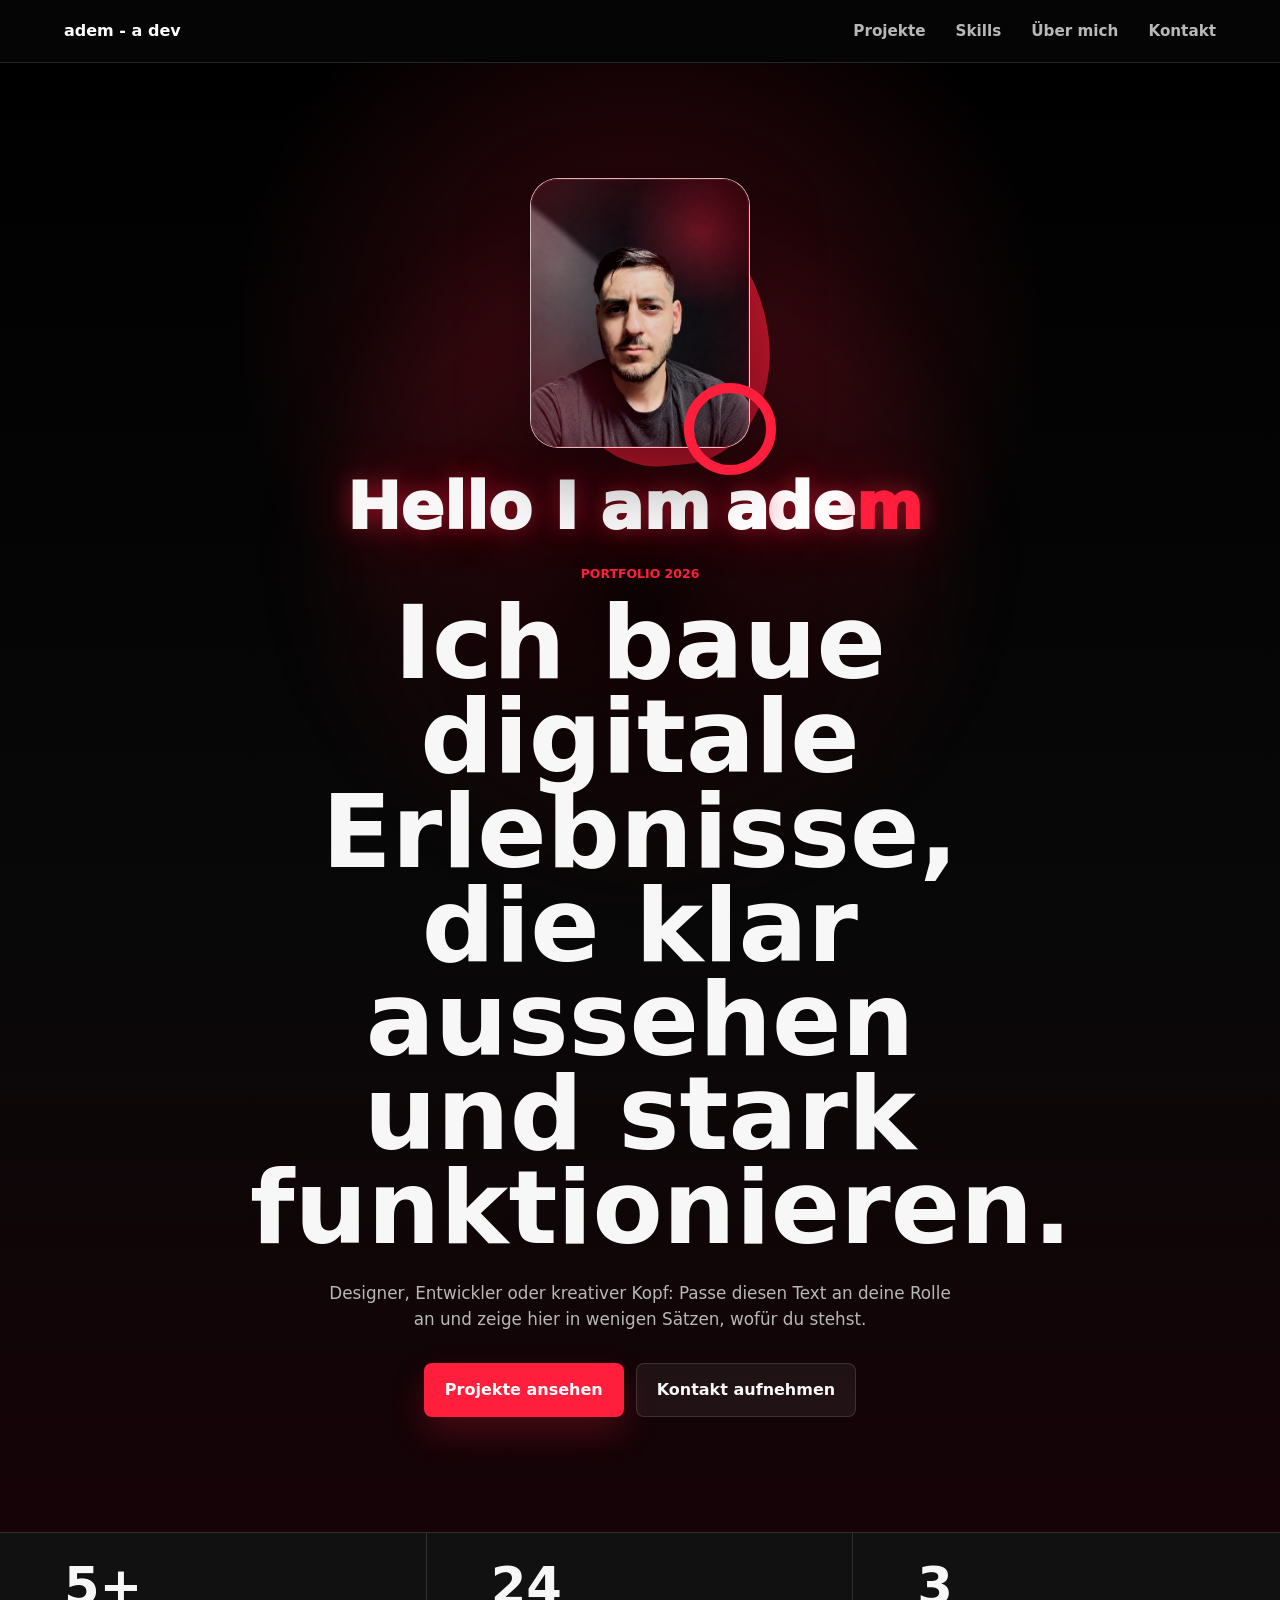
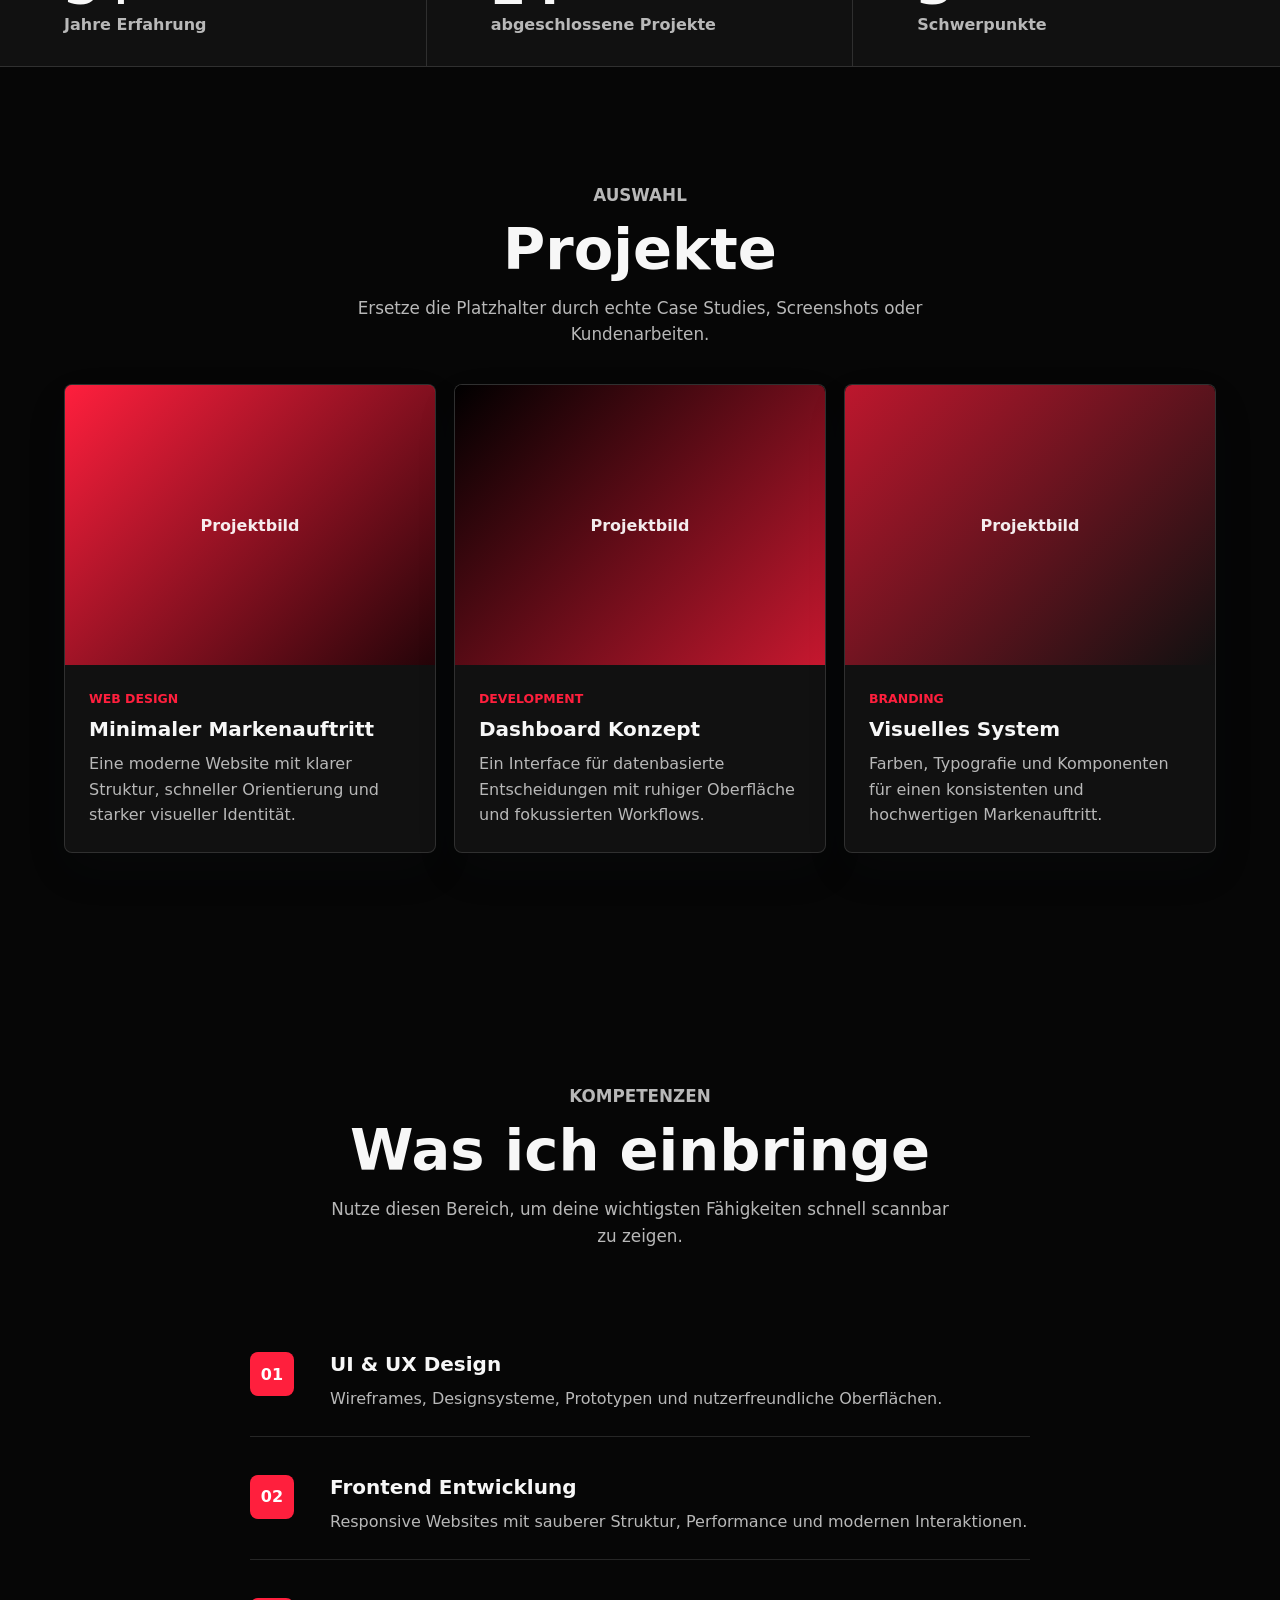
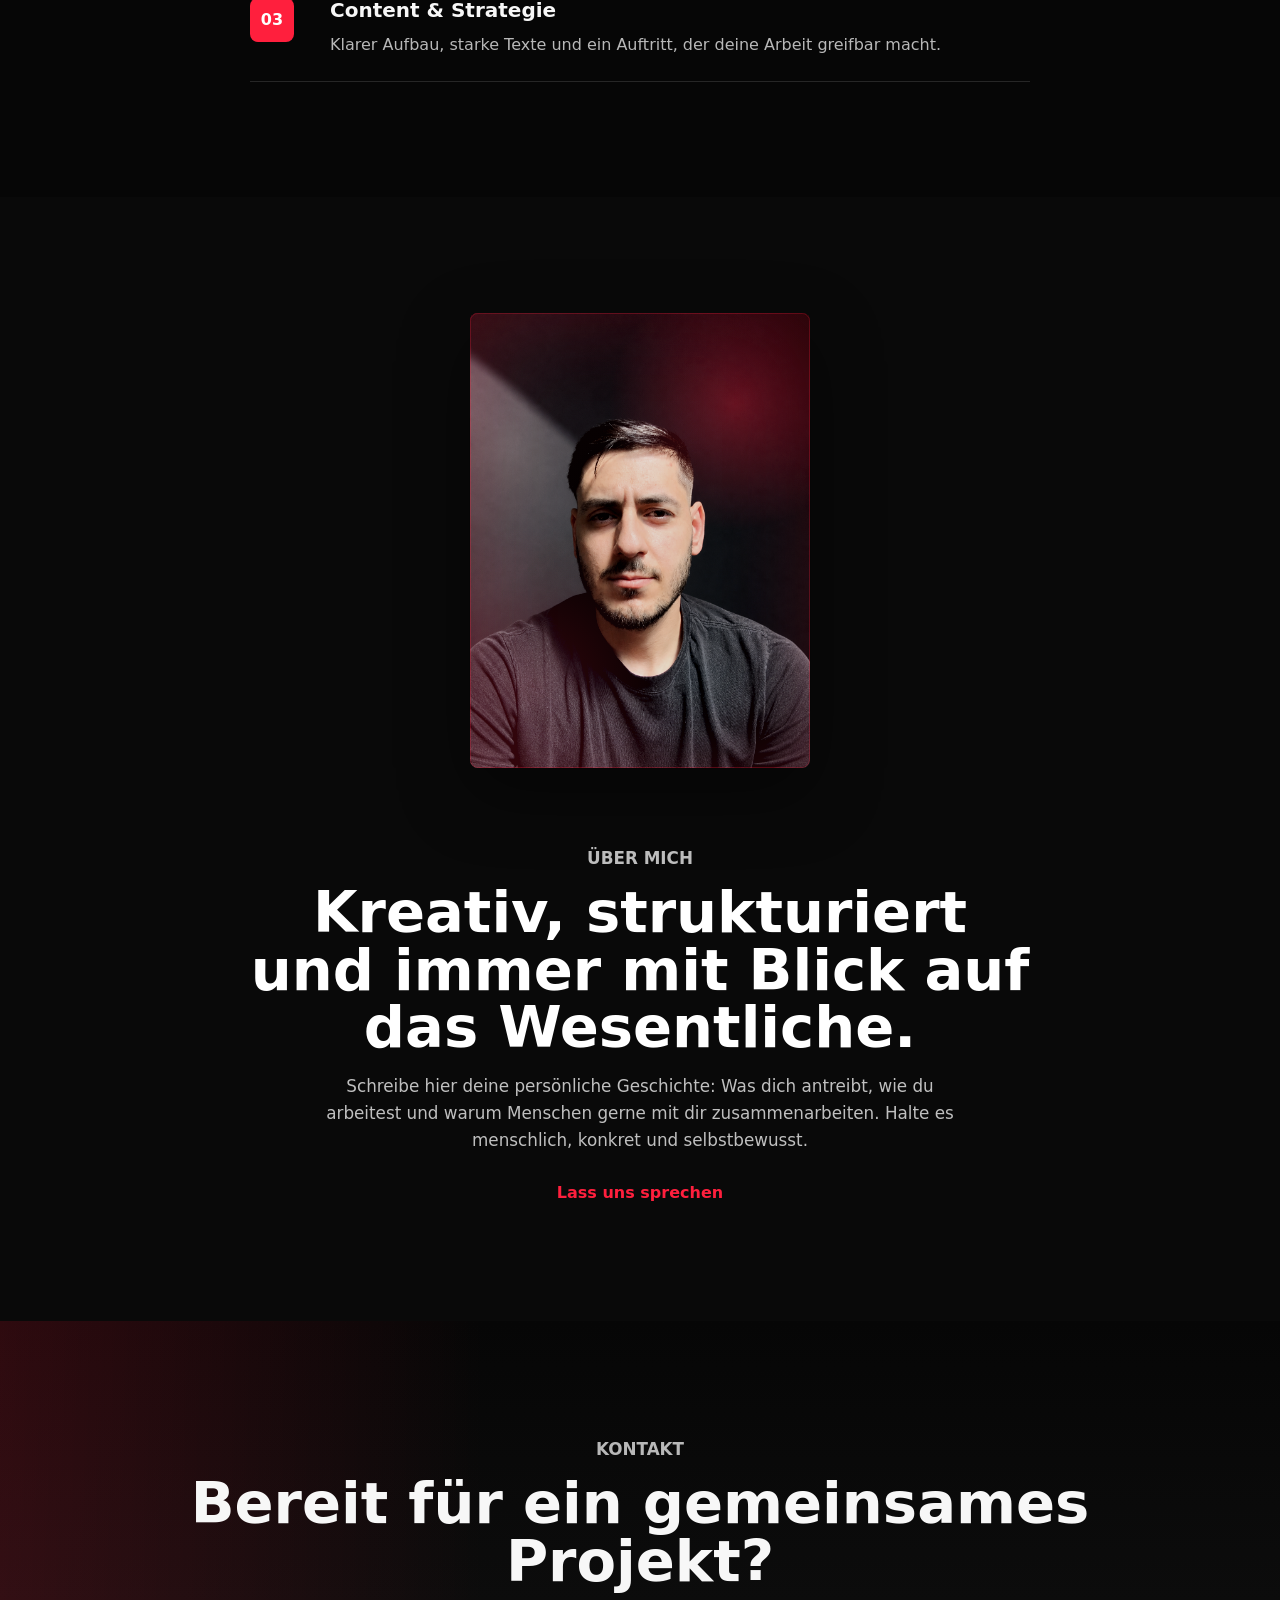
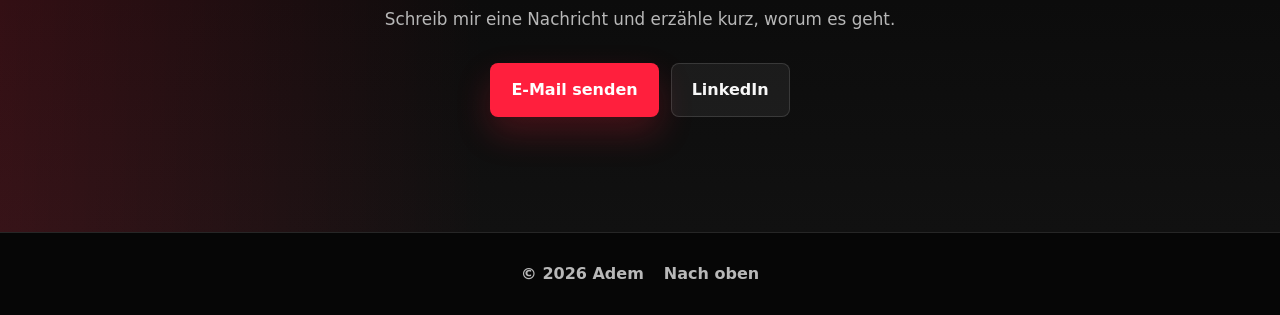
<file: index.html>
<!doctype html>
<html lang="de">
  <head>
    <meta charset="UTF-8" />
    <meta name="viewport" content="width=device-width, initial-scale=1.0" />
    <meta
      name="description"
      content="Modernes persönliches Portfolio mit Projekten, Leistungen und Kontakt."
    />
    <title>Portfolio | Adem</title>
    <link rel="icon" href="favicon.png" />
    <link rel="stylesheet" href="styles.css" />
  </head>
  <body>
    <header class="site-header">
      <a class="brand" href="#start" aria-label="Zur Startseite">
        <span>adem - a dev</span>
      </a>
      <nav class="main-nav" aria-label="Hauptnavigation">
        <a href="#projekte">Projekte</a>
        <a href="#skills">Skills</a>
        <a href="#ueber-mich">Über mich</a>
        <a href="#kontakt">Kontakt</a>
      </nav>
    </header>

    <main id="start">
      <section class="hero section-band">
        <div class="hero-copy">
          <div class="portrait-stage" aria-label="Porträt von Adem">
            <div class="portrait-placeholder">
              <img src="assets/adem-portfolio.png" alt="Porträt von Adem" />
            </div>
          </div>
          <p class="intro-line" aria-label="Hello I am Adem, a dev">
            <span>Hello I am</span>
            <span class="adev-word" aria-hidden="true">
              <span class="adev-a">
                <span>a</span>
              </span>
              <span class="adev-core">de</span>
              <span class="adev-switch">
                <span class="letter-m">m</span>
                <span class="letter-v">v</span>
              </span>
            </span>
          </p>
          <p class="eyebrow">Portfolio 2026</p>
          <h1>Ich baue digitale Erlebnisse, die klar aussehen und stark funktionieren.</h1>
          <p>
            Designer, Entwickler oder kreativer Kopf: Passe diesen Text an deine Rolle an und
            zeige hier in wenigen Sätzen, wofür du stehst.
          </p>
          <div class="hero-actions">
            <a class="button button-primary" href="#projekte">Projekte ansehen</a>
            <a class="button button-secondary" href="#kontakt">Kontakt aufnehmen</a>
          </div>
        </div>

      </section>

      <section class="stats-strip" aria-label="Kurzprofil">
        <div>
          <strong>5+</strong>
          <span>Jahre Erfahrung</span>
        </div>
        <div>
          <strong>24</strong>
          <span>abgeschlossene Projekte</span>
        </div>
        <div>
          <strong>3</strong>
          <span>Schwerpunkte</span>
        </div>
      </section>

      <section class="section" id="projekte">
        <div class="section-heading">
          <p class="eyebrow">Auswahl</p>
          <h2>Projekte</h2>
          <p>Ersetze die Platzhalter durch echte Case Studies, Screenshots oder Kundenarbeiten.</p>
        </div>

        <div class="project-grid">
          <article class="project-card">
            <div class="project-image image-a">
              <span>Projektbild</span>
            </div>
            <div class="project-content">
              <p class="project-type">Web Design</p>
              <h3>Minimaler Markenauftritt</h3>
              <p>Eine moderne Website mit klarer Struktur, schneller Orientierung und starker visueller Identität.</p>
            </div>
          </article>

          <article class="project-card">
            <div class="project-image image-b">
              <span>Projektbild</span>
            </div>
            <div class="project-content">
              <p class="project-type">Development</p>
              <h3>Dashboard Konzept</h3>
              <p>Ein Interface für datenbasierte Entscheidungen mit ruhiger Oberfläche und fokussierten Workflows.</p>
            </div>
          </article>

          <article class="project-card">
            <div class="project-image image-c">
              <span>Projektbild</span>
            </div>
            <div class="project-content">
              <p class="project-type">Branding</p>
              <h3>Visuelles System</h3>
              <p>Farben, Typografie und Komponenten für einen konsistenten und hochwertigen Markenauftritt.</p>
            </div>
          </article>
        </div>
      </section>

      <section class="section split-section" id="skills">
        <div class="section-heading align-left">
          <p class="eyebrow">Kompetenzen</p>
          <h2>Was ich einbringe</h2>
          <p>
            Nutze diesen Bereich, um deine wichtigsten Fähigkeiten schnell scannbar zu zeigen.
          </p>
        </div>

        <div class="skill-list">
          <div class="skill-item">
            <span>01</span>
            <div>
              <h3>UI & UX Design</h3>
              <p>Wireframes, Designsysteme, Prototypen und nutzerfreundliche Oberflächen.</p>
            </div>
          </div>
          <div class="skill-item">
            <span>02</span>
            <div>
              <h3>Frontend Entwicklung</h3>
              <p>Responsive Websites mit sauberer Struktur, Performance und modernen Interaktionen.</p>
            </div>
          </div>
          <div class="skill-item">
            <span>03</span>
            <div>
              <h3>Content & Strategie</h3>
              <p>Klarer Aufbau, starke Texte und ein Auftritt, der deine Arbeit greifbar macht.</p>
            </div>
          </div>
        </div>
      </section>

      <section class="about section-band" id="ueber-mich">
        <div class="about-image">
          <img src="assets/adem-portfolio.png" alt="Adem" />
        </div>
        <div class="about-copy">
          <p class="eyebrow">Über mich</p>
          <h2>Kreativ, strukturiert und immer mit Blick auf das Wesentliche.</h2>
          <p>
            Schreibe hier deine persönliche Geschichte: Was dich antreibt, wie du arbeitest und
            warum Menschen gerne mit dir zusammenarbeiten. Halte es menschlich, konkret und
            selbstbewusst.
          </p>
          <a class="text-link" href="#kontakt">Lass uns sprechen</a>
        </div>
      </section>

      <section class="contact section" id="kontakt">
        <div class="contact-panel">
          <p class="eyebrow">Kontakt</p>
          <h2>Bereit für ein gemeinsames Projekt?</h2>
          <p>Schreib mir eine Nachricht und erzähle kurz, worum es geht.</p>
          <div class="contact-actions">
            <a class="button button-primary" href="mailto:adem@example.com">E-Mail senden</a>
            <a class="button button-secondary" href="https://www.linkedin.com" target="_blank" rel="noreferrer">LinkedIn</a>
          </div>
        </div>
      </section>
    </main>

    <footer class="site-footer">
      <span>© 2026 Adem</span>
      <a href="#start">Nach oben</a>
    </footer>
  </body>
</html>
</file>
<file: styles.css>
:root {
  color-scheme: dark;
  --ink: #f7f7f7;
  --muted: #b8b8b8;
  --paper: #060606;
  --surface: #111111;
  --line: rgba(255, 255, 255, 0.13);
  --red: #ff1f3d;
  --red-dark: #9f1022;
  --red-soft: rgba(255, 31, 61, 0.16);
  --black: #000000;
  --shadow: 0 24px 70px rgba(0, 0, 0, 0.45);
}

* {
  box-sizing: border-box;
}

html {
  scroll-behavior: smooth;
}

body {
  margin: 0;
  background: var(--paper);
  color: var(--ink);
  font-family:
    Inter, ui-sans-serif, system-ui, -apple-system, BlinkMacSystemFont, "Segoe UI", sans-serif;
  line-height: 1.6;
}

a {
  color: inherit;
  text-decoration: none;
}

.site-header {
  position: sticky;
  top: 0;
  z-index: 10;
  display: flex;
  align-items: center;
  justify-content: space-between;
  gap: 24px;
  padding: 18px clamp(20px, 5vw, 72px);
  background: rgba(6, 6, 6, 0.86);
  border-bottom: 1px solid var(--line);
  backdrop-filter: blur(18px);
}

.brand,
.main-nav,
.hero-actions,
.contact-actions {
  display: flex;
  align-items: center;
}

.brand {
  color: #ffffff;
  font-weight: 900;
  letter-spacing: 0;
  text-transform: lowercase;
}

.main-nav {
  gap: clamp(14px, 3vw, 30px);
  color: var(--muted);
  font-size: 0.95rem;
  font-weight: 700;
}

.main-nav a:hover,
.text-link:hover,
.site-footer a:hover {
  color: var(--red);
}

.section,
.section-band {
  padding: clamp(70px, 9vw, 124px) clamp(20px, 5vw, 72px);
}

.hero {
  position: relative;
  overflow: hidden;
  display: grid;
  min-height: calc(100vh - 78px);
  grid-template-columns: minmax(0, 1fr);
  align-items: center;
  justify-items: center;
  gap: clamp(24px, 5vw, 64px);
  text-align: center;
  background:
    radial-gradient(circle at 50% 18%, rgba(255, 31, 61, 0.22), transparent 30%),
    linear-gradient(180deg, #000000 0%, #080808 58%, #160307 100%);
}

.hero::before,
.hero::after {
  position: absolute;
  pointer-events: none;
  content: "";
}

.hero::before {
  inset: 7% auto auto 50%;
  width: min(760px, 92vw);
  height: min(760px, 92vw);
  border-radius: 50%;
  background: radial-gradient(circle, rgba(255, 31, 61, 0.36), rgba(255, 31, 61, 0.1) 34%, transparent 68%);
  filter: blur(24px);
  transform: translateX(-50%);
  animation: redPulse 4200ms ease-in-out infinite;
}

.hero::after {
  inset: 18% auto auto 50%;
  width: min(540px, 72vw);
  height: min(540px, 72vw);
  border-radius: 50%;
  background: radial-gradient(circle, rgba(0, 0, 0, 0.92), rgba(0, 0, 0, 0.42) 46%, transparent 72%);
  filter: blur(18px);
  transform: translateX(-50%);
}

.hero-copy {
  position: relative;
  z-index: 1;
  max-width: 780px;
  margin-inline: auto;
}

.intro-line {
  display: inline-flex;
  align-items: center;
  justify-content: center;
  gap: 0.24em;
  min-height: 1.1em;
  margin: 0 0 22px;
  color: var(--ink);
  font-size: clamp(2rem, 5vw, 4.7rem);
  font-weight: 950;
  line-height: 1;
  letter-spacing: 0;
  white-space: nowrap;
  text-shadow:
    0 0 22px rgba(255, 31, 61, 0.44),
    0 0 58px rgba(255, 31, 61, 0.24);
}

.adev-word {
  position: relative;
  display: inline-flex;
  align-items: center;
  min-width: 3.25em;
  height: 1em;
  justify-content: flex-start;
  color: var(--red);
  line-height: 1;
}

.adev-a {
  color: #ffffff;
}

.adev-a {
  position: relative;
  display: inline-block;
  width: 0.64em;
  height: 1em;
  line-height: 1;
  vertical-align: top;
}

.letter-m,
.letter-v {
  display: inline-block;
  height: 1em;
  line-height: 1;
  vertical-align: top;
}

.adev-core {
  display: inline-block;
  color: #ffffff;
  height: 1em;
  line-height: 1;
  vertical-align: top;
  animation: openWordSpace 5200ms cubic-bezier(0.22, 1, 0.36, 1) 500ms infinite;
}

.adev-switch {
  position: relative;
  display: inline-block;
  width: 0.62em;
  height: 1em;
  color: var(--red);
  line-height: 1;
  vertical-align: top;
  overflow: visible;
  animation: openWordSpace 5200ms cubic-bezier(0.22, 1, 0.36, 1) 500ms infinite;
}

.letter-v {
  position: absolute;
  top: 0;
  left: 0;
  opacity: 0;
  transform: translateX(2.4em);
  animation: slideInV 5200ms cubic-bezier(0.22, 1, 0.36, 1) 500ms infinite;
}

.letter-m {
  animation: slideOutM 5200ms cubic-bezier(0.22, 1, 0.36, 1) 500ms infinite;
}

.eyebrow {
  margin: 0 0 12px;
  color: var(--red);
  font-size: 0.78rem;
  font-weight: 900;
  letter-spacing: 0;
  text-transform: uppercase;
}

h1,
h2,
h3,
p {
  margin-top: 0;
}

h1 {
  max-width: 14ch;
  margin-inline: auto;
  margin-bottom: 24px;
  font-size: clamp(3rem, 8vw, 7.2rem);
  line-height: 0.92;
  letter-spacing: 0;
}

h2 {
  margin-bottom: 16px;
  font-size: clamp(2rem, 4.5vw, 4.5rem);
  line-height: 1;
  letter-spacing: 0;
}

h3 {
  margin-bottom: 10px;
  font-size: 1.25rem;
  line-height: 1.2;
}

.hero-copy > p:not(.eyebrow):not(.intro-line),
.section-heading p,
.about-copy p,
.contact-panel > p {
  max-width: 640px;
  margin-inline: auto;
  color: var(--muted);
  font-size: 1.05rem;
}

.hero-actions,
.contact-actions {
  flex-wrap: wrap;
  justify-content: center;
  gap: 12px;
  margin-top: 30px;
}

.button {
  display: inline-flex;
  min-height: 48px;
  align-items: center;
  justify-content: center;
  border: 1px solid transparent;
  border-radius: 8px;
  padding: 13px 20px;
  font-weight: 850;
  transition:
    transform 180ms ease,
    box-shadow 180ms ease,
    background 180ms ease;
}

.button:hover {
  transform: scale(1.02);
}

.button-primary {
  background: var(--red);
  color: #ffffff;
  box-shadow: 0 16px 34px rgba(255, 31, 61, 0.22);
}

.button-secondary {
  border-color: var(--line);
  background: rgba(255, 255, 255, 0.06);
  color: var(--ink);
}

.portrait-stage {
  position: relative;
  z-index: 1;
  width: clamp(140px, 18vw, 220px);
  height: clamp(168px, 22vw, 270px);
  min-height: 0;
  margin: 0 auto 24px;
}

.portrait-stage::before {
  position: absolute;
  inset: 8% -8% -7% 10%;
  content: "";
  border-radius: 36% 64% 48% 52%;
  background:
    linear-gradient(145deg, rgba(255, 31, 61, 0.88), rgba(159, 16, 34, 0.84)),
    var(--red);
  transform: rotate(-5deg);
}

.portrait-stage::after {
  position: absolute;
  right: -12%;
  bottom: -10%;
  width: 72px;
  height: 72px;
  content: "";
  border: 10px solid var(--red);
  border-radius: 50%;
}

.portrait-placeholder {
  position: absolute;
  inset: 0;
  display: grid;
  place-items: center;
  overflow: hidden;
  border: 1px solid rgba(255, 255, 255, 0.7);
  border-radius: 28px;
  background:
    linear-gradient(135deg, rgba(255, 31, 61, 0.28), rgba(255, 255, 255, 0.05)),
    repeating-linear-gradient(135deg, rgba(255, 255, 255, 0.1) 0 12px, transparent 12px 24px);
  box-shadow: var(--shadow);
  backdrop-filter: blur(8px);
}

.portrait-placeholder::before,
.about-image::before {
  position: absolute;
  inset: 0;
  z-index: 1;
  pointer-events: none;
  content: "";
  border-radius: inherit;
  background:
    radial-gradient(circle at 78% 20%, rgba(255, 31, 61, 0.38), transparent 28%),
    radial-gradient(circle at 18% 82%, rgba(255, 31, 61, 0.2), transparent 34%),
    linear-gradient(135deg, rgba(255, 31, 61, 0.08), transparent 48%);
  mix-blend-mode: screen;
}

.portrait-placeholder::after,
.about-image::after {
  position: absolute;
  inset: 0;
  z-index: 2;
  pointer-events: none;
  content: "";
  border-radius: inherit;
  border: 1px solid rgba(255, 31, 61, 0.34);
  box-shadow:
    inset 0 0 90px rgba(255, 31, 61, 0.2),
    0 0 42px rgba(255, 31, 61, 0.2);
}

.portrait-placeholder img,
.about-image img {
  width: 100%;
  height: 100%;
  object-fit: cover;
  filter: contrast(1.14) saturate(0.86) brightness(0.9);
}

.portrait-placeholder img {
  object-position: center 36%;
}

.about-image img {
  object-position: center 38%;
}

.portrait-placeholder span,
.about-image span,
.project-image span {
  display: block;
  color: rgba(255, 255, 255, 0.92);
  font-weight: 900;
}

.portrait-placeholder span {
  align-self: end;
  font-size: clamp(2rem, 5vw, 4rem);
}

.portrait-placeholder small {
  align-self: start;
  color: rgba(255, 255, 255, 0.78);
  font-weight: 800;
}

.stats-strip {
  display: grid;
  grid-template-columns: repeat(3, 1fr);
  border-block: 1px solid var(--line);
  background: var(--surface);
}

.stats-strip div {
  padding: 28px clamp(20px, 5vw, 72px);
  border-right: 1px solid var(--line);
}

.stats-strip div:last-child {
  border-right: 0;
}

.stats-strip strong,
.stats-strip span {
  display: block;
}

.stats-strip strong {
  font-size: clamp(2rem, 4vw, 3.5rem);
  line-height: 1;
}

.stats-strip span {
  color: var(--muted);
  font-weight: 700;
}

.section-heading {
  max-width: 820px;
  margin: 0 auto 36px;
  text-align: center;
}

.section-heading.align-left {
  margin: 0 auto;
  text-align: center;
}

.project-grid {
  display: grid;
  grid-template-columns: repeat(3, minmax(0, 1fr));
  gap: 18px;
  max-width: 1180px;
  margin-inline: auto;
}

.project-card {
  overflow: hidden;
  border: 1px solid var(--line);
  border-radius: 8px;
  background: var(--surface);
  box-shadow: 0 18px 44px rgba(24, 33, 47, 0.08);
}

.project-image {
  display: grid;
  min-height: 280px;
  place-items: center;
}

.image-a {
  background:
    linear-gradient(135deg, rgba(255, 31, 61, 0.88), rgba(0, 0, 0, 0.86)),
    var(--red);
}

.image-b {
  background:
    linear-gradient(135deg, rgba(0, 0, 0, 0.9), rgba(255, 31, 61, 0.78)),
    var(--black);
}

.image-c {
  background:
    linear-gradient(135deg, rgba(255, 31, 61, 0.74), rgba(17, 17, 17, 0.96)),
    var(--black);
}

.project-content {
  padding: 24px;
}

.project-type {
  margin-bottom: 8px;
  color: var(--red);
  font-size: 0.78rem;
  font-weight: 900;
  text-transform: uppercase;
}

.project-content p:last-child,
.skill-item p {
  margin-bottom: 0;
  color: var(--muted);
}

.split-section {
  display: grid;
  grid-template-columns: minmax(0, 1fr);
  gap: clamp(32px, 7vw, 86px);
  align-items: start;
  justify-items: center;
  text-align: center;
}

.skill-list {
  display: grid;
  gap: 14px;
  width: min(780px, 100%);
}

.skill-item {
  display: grid;
  grid-template-columns: 62px 1fr;
  gap: 18px;
  padding: 24px 0;
  border-bottom: 1px solid var(--line);
  text-align: left;
}

.skill-item:first-child {
  padding-top: 0;
}

.skill-item span {
  display: grid;
  width: 44px;
  height: 44px;
  place-items: center;
  border-radius: 8px;
  background: var(--red);
  color: #ffffff;
  font-weight: 900;
}

.about {
  display: grid;
  grid-template-columns: minmax(0, 1fr);
  gap: clamp(32px, 6vw, 82px);
  align-items: center;
  justify-items: center;
  text-align: center;
  background: #090909;
  color: #ffffff;
}

.about-image {
  position: relative;
  display: grid;
  width: min(340px, 100%);
  min-height: 380px;
  place-items: center;
  overflow: hidden;
  border-radius: 8px;
  background:
    linear-gradient(145deg, rgba(255, 31, 61, 0.82), rgba(0, 0, 0, 0.88)),
    var(--red);
  box-shadow: var(--shadow);
}

.about-copy p {
  color: rgba(255, 255, 255, 0.74);
}

.about-copy {
  max-width: 780px;
}

.text-link {
  display: inline-flex;
  margin-top: 10px;
  color: var(--red);
  font-weight: 900;
}

.contact {
  background:
    linear-gradient(90deg, var(--red-soft), transparent 38%),
    linear-gradient(180deg, #060606, #111111);
}

.contact-panel {
  max-width: 920px;
  margin: 0 auto;
  text-align: center;
}

.contact-panel p {
  margin-inline: auto;
}

.contact-actions {
  justify-content: center;
}

.site-footer {
  display: flex;
  justify-content: center;
  gap: 20px;
  padding: 28px clamp(20px, 5vw, 72px);
  border-top: 1px solid var(--line);
  color: var(--muted);
  font-weight: 700;
  text-align: center;
}

@keyframes openWordSpace {
  0%,
  28% {
    transform: translateX(0);
  }

  48%,
  82% {
    transform: translateX(0.42em);
  }

  100% {
    transform: translateX(0);
  }
}

@keyframes slideOutM {
  0%,
  34% {
    opacity: 1;
    transform: translateX(0);
  }

  58%,
  80% {
    opacity: 0;
    transform: translateX(2.4em);
  }

  100% {
    opacity: 1;
    transform: translateX(0);
  }
}

@keyframes slideInV {
  0%,
  34% {
    opacity: 0;
    transform: translateX(2.4em);
  }

  58%,
  80% {
    opacity: 1;
    transform: translateX(0);
  }

  100% {
    opacity: 0;
    transform: translateX(2.4em);
  }
}

@keyframes redPulse {
  0%,
  100% {
    opacity: 0.68;
    transform: translateX(-50%) scale(0.96);
  }

  50% {
    opacity: 1;
    transform: translateX(-50%) scale(1.05);
  }
}

@media (max-width: 900px) {
  .site-header {
    align-items: flex-start;
    flex-direction: column;
  }

  .main-nav {
    width: 100%;
    justify-content: space-between;
    overflow-x: auto;
  }

  .hero,
  .split-section,
  .about {
    grid-template-columns: 1fr;
  }

  .hero {
    min-height: auto;
  }

  .portrait-stage {
    width: clamp(132px, 32vw, 190px);
    height: clamp(158px, 40vw, 234px);
    min-height: 0;
  }

  .project-grid {
    grid-template-columns: 1fr;
  }
}

@media (max-width: 640px) {
  .main-nav {
    gap: 16px;
    font-size: 0.86rem;
  }

  h1 {
    max-width: 11ch;
  }

  .intro-line {
    font-size: clamp(1.45rem, 8vw, 2.2rem);
  }

  .portrait-stage {
    width: 138px;
    height: 172px;
    min-height: 0;
  }

  .portrait-placeholder {
    inset: 0;
    border-radius: 20px;
  }

  .stats-strip {
    grid-template-columns: 1fr;
  }

  .stats-strip div {
    border-right: 0;
    border-bottom: 1px solid var(--line);
  }

  .stats-strip div:last-child {
    border-bottom: 0;
  }

  .skill-item {
    grid-template-columns: 1fr;
  }

  .site-footer {
    flex-direction: column;
  }
}
</file>
